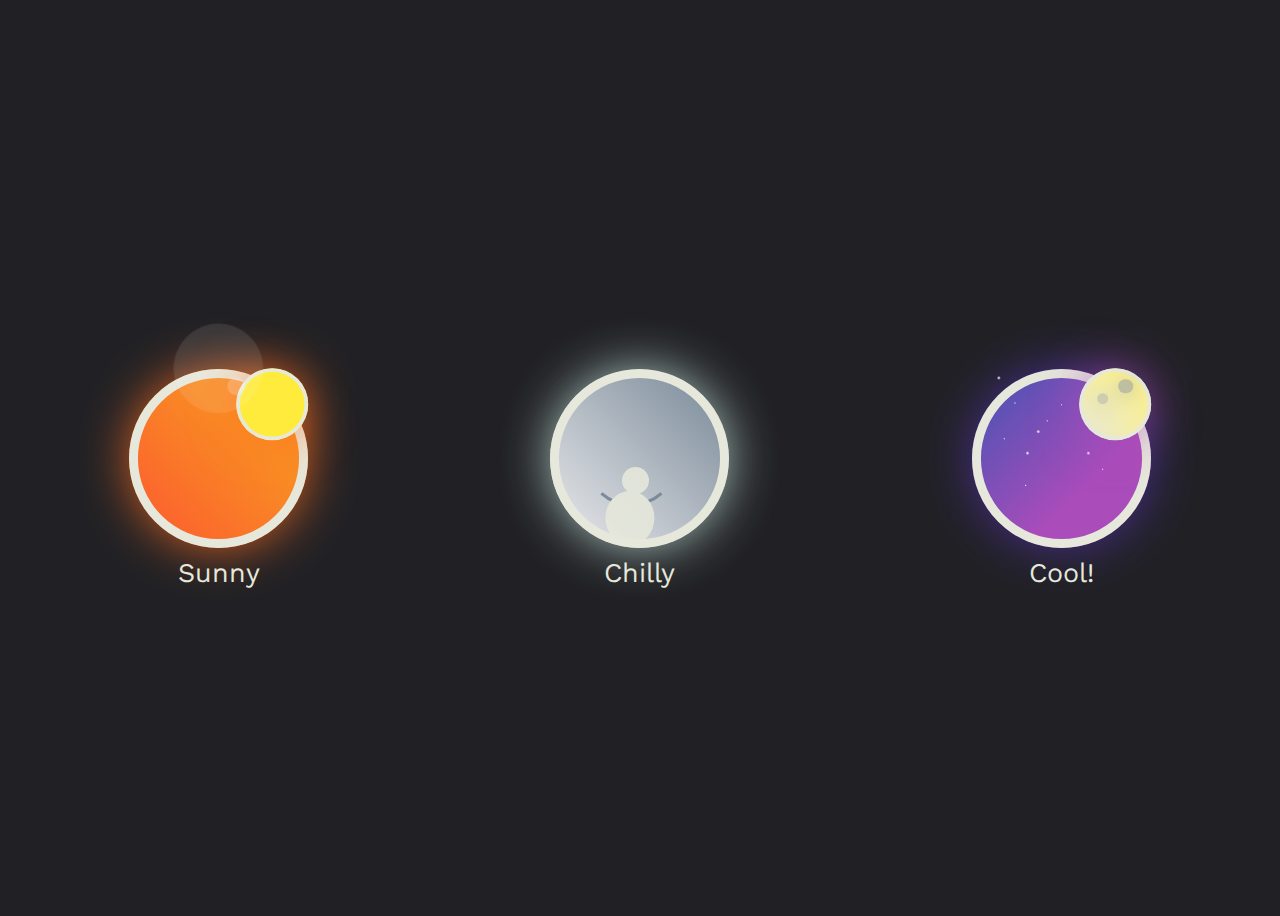
<file: index.html>
<!doctype html>
<html lang="en"> 
 <head> 
  <meta charset="UTF-8"> 
  <title>CodePen - Animated Login Form using Html &amp; CSS Only</title> 
  <link rel="stylesheet" href="./style.css"> 
  <div icon="sunny" data-label="Sunny">
    <span class="sun"></span>
  </div>
  
  
  <div icon="snowy" data-label="Chilly">
    <span class="snowman"></span>
    <ul>
    <li></li>
    <li></li>
    <li></li>
    <li></li>
    <li></li>
    <li></li>
    <li></li>
    <li></li>
    <li></li>
    <li></li>
    <li></li>
    <li></li>
    <li></li>
    </ul>
  </div>
  
  <div icon="supermoon" data-label="Cool!">
    <span class="moon"></span>
    <span class="meteor"></span>
  </div>
</file>
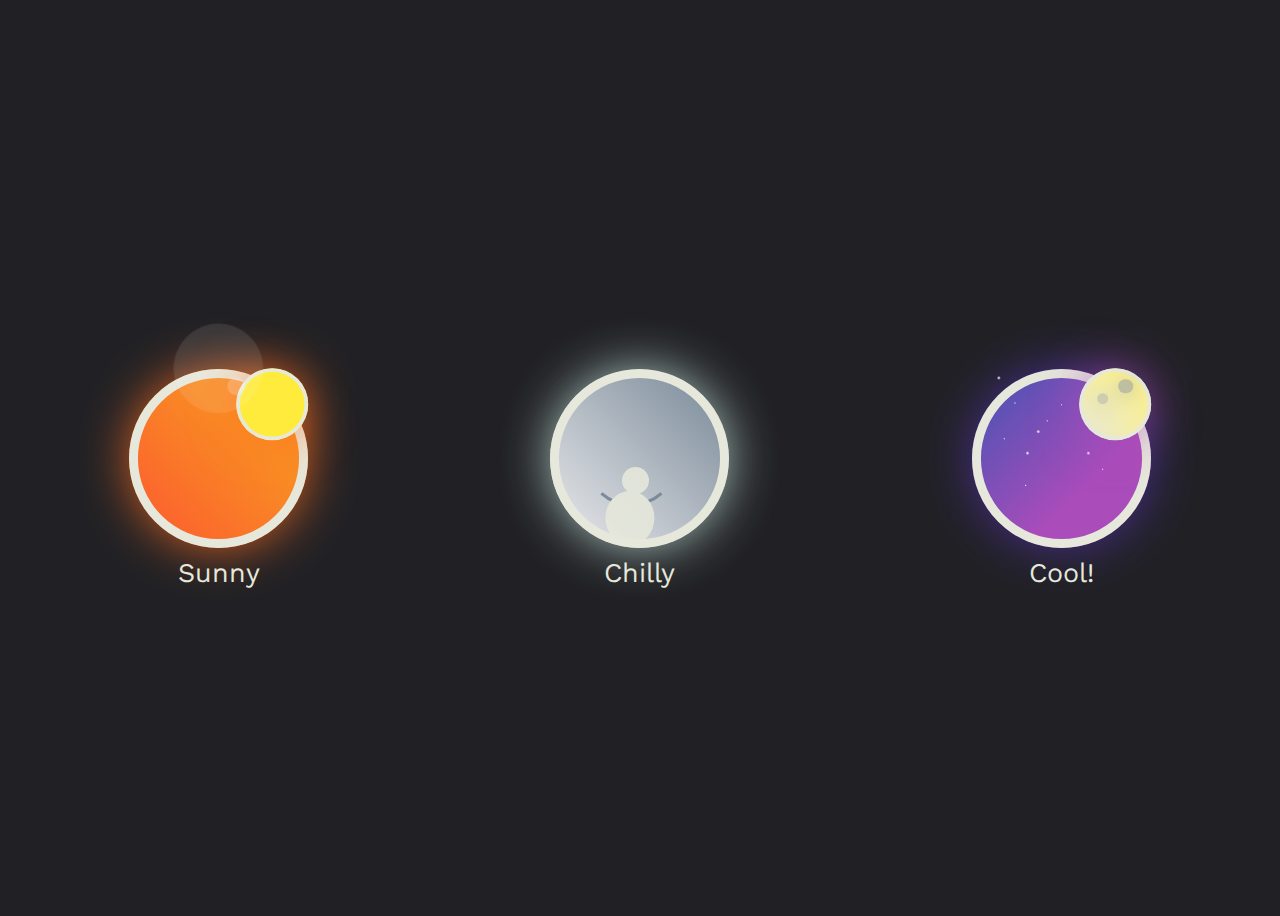
<file: html63.html>
<!doctype html>
<html lang="en"> 
 <head> 
  <meta charset="UTF-8"> 
  <title>CodePen - Animated Login Form using Html &amp; CSS Only</title> 
  <link rel="stylesheet" href="./css63.css"> 
  <div icon="sunny" data-label="Sunny">
    <span class="sun"></span>
  </div>
  
  
  <div icon="snowy" data-label="Chilly">
    <span class="snowman"></span>
    <ul>
    <li></li>
    <li></li>
    <li></li>
    <li></li>
    <li></li>
    <li></li>
    <li></li>
    <li></li>
    <li></li>
    <li></li>
    <li></li>
    <li></li>
    <li></li>
    </ul>
  </div>
  
  <div icon="supermoon" data-label="Cool!">
    <span class="moon"></span>
    <span class="meteor"></span>
  </div>
</file>
<file: style.css>
@import url('https://fonts.googleapis.com/css?family=Work+Sans:200');

:root {
  --shadow: #fd6f21;
  --ring: currentColor;
  --blend1: #fc5830;
  --blend2: #f98c24;
  --blend-from: 0%;
  --blend-to: 100%;
  --blend-dir: top right;
}

[icon] {
  flex: none;
  display: none;
  position: relative;
  font-size: calc(10em + 1vmin);
  width: 1em;
  height: 1em;
  margin: .3em;
  border-radius: 100%;
  box-shadow: 0 0 0 .05em var(--ring) inset, 0 0 .3em -.03em var(--shadow);
  background: linear-gradient( to var(--blend-dir), var(--blend1) var(--blend-from), var(--blend2) var(--blend-to));
/*   filter: saturate(0); */
}
/* [icon]:hover {
  filter: saturate(1);
} */
[icon]::after {
  content: attr(data-label);
  position: absolute;
  top: calc(100% + 1vmin);
  left: 50%;
  transform: translateX(-50%);
  font: inherit;
  font-size: .15em;
}
[icon='sunny'] {
  --shadow: #fd6f21;
  --blend1: #fc5830;
  --blend2: #f98c24;
  --blend-to: 65%;
}
[icon='cloudy'] {
  --shadow: #1378bb;
  --blend1: #1b9ce2;
  --blend2: #1378bb;
  --shadow: #c9e8de;
  --blend1: #758595;
  --blend2: #e0e2e5;
  --blend1: #1b9ce2;
  --blend-to: 65%;
  --blend-to: 90%;
}
[icon='snowy'] {
  --shadow: #c9e8de;
  --blend1: #758595;
  --blend2: #e0e2e5;
  --blend-to: 90%;
  --blend-dir: bottom left;
}
[icon='stormy'] {
  --shadow: #34c6d8;
  --blend1: #4b9cc2;
  --blend2: #9adbd9;
}
[icon='supermoon'] {
  --shadow: #5133a5;
  --blend1: #4054b2;
  --blend2: #aa4cba;
  --blend-to: 65%;
  --blend-dir: bottom right;
}

/* SUNNY */
/* --------------------- */
.sun {
  position: absolute;
  top: 20%;
  left: 80%;
  transform: translate(-50%, -50%);
  width: 40%;
  height: 40%;
  border-radius: 100%;
  background: #ffeb3b;
  box-shadow: 0 0 0 .02em var(--ring) inset, 0 0 .3em -.03em var(--shadow);
  transform-origin: .1em .1em;
}
.sun::after {
  content: '';
  position: absolute;
  top: .1em;
  left: 0;
  will-change: transform;
  transform: translate(-50%, -50%);
  width: .1em;
  height: .1em;
  border-radius: 100%;
  background: rgba(255, 255, 255, .1);
  box-shadow: 0 0 .1em 0 rgba(255, 255, 255, .3) inset, -.1em -.1em 0 .2em rgba(255, 255, 255, .1);
  animation: flare 12000ms infinite alternate linear;
}

/* CLOUDY */
/* --------------------- */
.cloud { 
  position: absolute;
  top: .1em;
  left: 65%;
  width: .37em;
  height: .13em;
  border-radius: .1em;
  background-color: #fff;
  box-shadow: 0 0 .1em .02em var(--ring) inset, 0 0 .3em -.03em var(--shadow);
  animation: move 3000ms infinite ease-in-out;
}
.cloud + .cloud {
  top: 25%;
  left: 40%;
  animation: move 3700ms infinite linear;
}
.cloud::before,
.cloud::after {
  content: '';
  position: inherit;
  border-radius: inherit;
  background-color: inherit;
  box-shadow: inherit;
  bottom: 30%;
}
.cloud::before {
  left: .05em;
  width: .2em;
  height: .2em;
}
.cloud::after {
  left: .15em;
  width: .15em;
  height: .15em;
}

/* SNOWY */
/* --------------------- */
[icon='snowy'] ul {
  position: absolute;
  list-style: none;
  top: 0%;
  left: 10%;
  right: 0%;
  height: 100%;
  margin: 0;
  padding: 0;  
}
[icon='snowy'] li::before,
[icon='snowy'] li::after {
  content: '';
  position: absolute;
  list-style: none;
  width: .015em;
  height: .01em;
  border-radius: 100%;
  background-color: var(--ring);
  will-change: transform, opacity;
  animation: snow 3700ms infinite ease-out;
  opacity: 0;
}
[icon='snowy'] li:nth-child(2n+1)::before,
[icon='snowy'] li:nth-child(13n+11)::after {
  top: -7%;
  left: 40%;
}
[icon='snowy'] li:nth-child(3n+2)::before,
[icon='snowy'] li:nth-child(11n+7)::after {
  top: 5%;
  left: 90%;
  animation-delay: 1000ms;
}
[icon='snowy'] li:nth-child(5n+3)::before,
[icon='snowy'] li:nth-child(7n+5)::after {
  top: -10%;
  left: 80%;
  animation-delay: 2000ms;
}
[icon='snowy'] li:nth-child(7n+5)::before,
[icon='snowy'] li:nth-child(5n+3)::after {
  top: 10%;
  left: 10%;
  animation-delay: 1300ms;
}
[icon='snowy'] li:nth-child(11n+7)::before,
[icon='snowy'] li:nth-child(3n+2)::after {
  top: 20%;
  left: 70%;
  animation-delay: 1500ms;
}
[icon='snowy'] li:nth-child(13n+11)::before,
[icon='snowy'] li:nth-child(2n+1)::after {
  top: 35%;
  left: 20%;
  animation-delay: 500ms;
}
.snowman {
  position: absolute;
  bottom: 30%;
  left: 40%;
  width: .15em;
  height: .15em;
  opacity: .9;
  background: var(--ring);
  border-radius: 100%;
}
.snowman::after {
  content: '';
  position: absolute;
  top: 90%;
  left: 30%;
  transform: translate(-50%, 0%);
  width: .275em;
  height: .3em;
  border-radius: inherit;
  background-color: var(--ring);
}
.snowman::before {
  content: '';
  position: absolute;
  top: 0%;
  left: 50%;
  transform: translate(-55%, -50%);
  width: .45em;
  height: .4em;
  border-radius: 60%;
  border: .02em solid transparent;
  border-bottom-color: var(--blend1);
  will-change: border-radius;
  animation: snowman 9000ms infinite ease-in;
}

/* STORMY */
/* --------------------- */
[icon='stormy']::before {
  --shadow: rgba(255, 255, 255, 0);
  content: '';
  position: absolute;
  top: 0;
  left: 0;
  right: 0;
  bottom: 0;
  margin: .05em;
  border-radius: 100%;
  opacity: .4;
  will-change: background-color;
  animation: flash 2300ms infinite linear 80ms;
}
[icon='stormy'] .cloud {
  --shadow: #c9e8de;
  --ring: #f0f2f0;
  background-color: var(--shadow);
  font-size: 1.3em;
  left: 50%;
  will-change: background-color, transform, opacity;
  animation: flash 2300ms infinite linear, move 3700ms infinite linear;
}
[icon='stormy'] ul {
  position: absolute;
  list-style: none;
  top: 0%;
  left: 70%;
  right: 0%;
  height: 100%;
  margin: 0;
  padding: 0;  
}
[icon='stormy'] li,
[icon='stormy'] li::before,
[icon='stormy'] li::after {
  position: absolute;
  width: .005em;
  height: .02em;
  border-radius: 10%;
  background-color: #eee;
  opacity: 0;
  will-change: transform, opacity;
  animation: rain 2000ms infinite linear;
  transform: rotate(25deg);
}
[icon='stormy'] li::before,
[icon='stormy'] li::after {
  content: '';
}
[icon='stormy'] li:nth-child(5n+3)::before,
[icon='stormy'] li:nth-child(11n+7)::after,
[icon='stormy'] li:nth-child(2n+1) {
  top: 10%;
  left: 68%;
  animation-delay: 500ms;
}
[icon='stormy'] li:nth-child(3n+2)::after,
[icon='stormy'] li:nth-child(7n+5)::after,
[icon='stormy'] li:nth-child(3n+2) {
  top: 5%;
  left: 45%;
  animation-delay: 1250ms;
}
[icon='stormy'] li:nth-child(2n+1)::before,
[icon='stormy'] li:nth-child(5n+3)::after,
[icon='stormy'] li:nth-child(7n+5) {
  top: 4%;
  left: 82%;
  animation-delay: 750ms;
}
[icon='stormy'] li:nth-child(11n+7)::before,
[icon='stormy'] li:nth-child(3n+2)::after,
[icon='stormy'] li:nth-child(7n+5) {
  top: 15%;
  left: 15%;
  animation-delay: 2000ms;
}
[icon='stormy'] li:nth-child(7n+5)::before,
[icon='stormy'] li:nth-child(2n+1)::after,
[icon='stormy'] li:nth-child(11n+7) {
  top: 10%;
  left: 33%;
  animation-delay: 2500ms;
}

/* SUPERMOON */
/* --------------------- */
[icon="supermoon"]::before {
  content: '';
  position: absolute;
  top: 0;
  left: 0;
  right: 0;
  bottom: 0;
  background-image: 
    radial-gradient(1px 1px at 50% 20%, #fff, rgba(0,0,0,0)),
    radial-gradient(1px 1px at 30% 65%, #fff, rgba(0,0,0,0)),
    radial-gradient(2px 2px at 15% 05%, #fff, rgba(0,0,0,0)),
    radial-gradient(2px 2px at 37% 35%, #fff, rgba(0,0,0,0)),
    radial-gradient(2px 2px at 65% 47%, #fff, rgba(0,0,0,0)),
    radial-gradient(1px 1px at 42% 29%, #fff, rgba(0,0,0,0)),
    radial-gradient(1px 1px at 73% 56%, #fff, rgba(0,0,0,0)),
    radial-gradient(1px 1px at 24% 19%, #fff, rgba(0,0,0,0)),
    radial-gradient(2px 2px at 31% 47%, #fff, rgba(0,0,0,0)),
    radial-gradient(1px 1px at 18% 39%, #fff, rgba(0,0,0,0));
  background-repeat: repeat;
  will-change: transform;
  animation: revolve 120000ms linear infinite;
}

.moon {
  position: absolute;
  top: 20%;
  left: 80%;
  transform: translate(-50%, -50%);
  width: 40%;
  height: 40%;
  border-radius: 100%;
  background: radial-gradient(circle at bottom left, var(--ring), #fef07e);
  box-shadow: 0 0 0 .02em var(--ring) inset, 0 0 .3em -.03em var(--blend2);
}
.moon::before,
.moon::after {
  content: '';
  position: absolute;
  border-radius: 100%;
  background-color: var(--blend1);
  box-shadow: .01em .01em .1em 0 var(--blend1);
}

.moon::before {
  top: 15%;
  left: 55%;
  width: 20%;
  height: 20%;
  opacity: .3;
}
.moon::after {
  bottom: 50%;
  left: 25%;
  width: 15%;
  height: 15%;
  opacity: .2;
}

.meteor {
  position: absolute;
  background-color: #fff;
  opacity: 0;
  top: 20%;
  left: 55%;
  width: 1px;
  height: 15px;
  transform: rotate(45deg);
  will-change: transform, opacity;
  animation: meteor 6250ms infinite ease-in;
}




body {
  min-height: 100vh;
  font-size: calc(.5em + 1vmin);
  display: flex;
  align-items: center;
  justify-content: space-around;
  flex-flow: row wrap;
  font-family: 'Work Sans', sans-serif;
  background: #212125;
  color: #e6e8db;
}


[icon="sunny"] {
  display: block;
}

[icon="cloudy"] {
  display: block;
}

[icon="snowy"] {
  display: block;
}

[icon="stormy"] {
  display: block;
}

[icon="supermoon"] {
  display: block;
}

@keyframes flare {
  to {transform: translate(-.3em, .3em); opacity: .4; font-size: .2em;}
}
@keyframes move {
  50% {transform: translateX(-.05em);}
}
@keyframes snow {
  50% {opacity: 1;}
  100% {transform: translate(-.1em, 15vmin);}
}
@keyframes snowman {
  50% {border-radius: 60% 60% 30% 50%;}
}
@keyframes flash {
	49% {background-color: var(--shadow);}
	51% {background-color: var(--ring);}
	53% {background-color: var(--shadow);}
	57% {background-color: var(--ring);}
	85% {background-color: var(--shadow);}
}
@keyframes rain {
  10% {opacity: .4;}
  50% {opacity: 1;}
  100% {transform: translate(-.1em, .5em);}
}
@keyframes revolve {
  to {transform: rotate(360deg);}
}
@keyframes meteor {
  5% {opacity: 1;}
  8% {transform: translate(-.6em, .6em) rotate(45deg); opacity: 0;}
}
</file>
<file: css63.css>
@import url('https://fonts.googleapis.com/css?family=Work+Sans:200');

:root {
  --shadow: #fd6f21;
  --ring: currentColor;
  --blend1: #fc5830;
  --blend2: #f98c24;
  --blend-from: 0%;
  --blend-to: 100%;
  --blend-dir: top right;
}

[icon] {
  flex: none;
  display: none;
  position: relative;
  font-size: calc(10em + 1vmin);
  width: 1em;
  height: 1em;
  margin: .3em;
  border-radius: 100%;
  box-shadow: 0 0 0 .05em var(--ring) inset, 0 0 .3em -.03em var(--shadow);
  background: linear-gradient( to var(--blend-dir), var(--blend1) var(--blend-from), var(--blend2) var(--blend-to));
/*   filter: saturate(0); */
}
/* [icon]:hover {
  filter: saturate(1);
} */
[icon]::after {
  content: attr(data-label);
  position: absolute;
  top: calc(100% + 1vmin);
  left: 50%;
  transform: translateX(-50%);
  font: inherit;
  font-size: .15em;
}
[icon='sunny'] {
  --shadow: #fd6f21;
  --blend1: #fc5830;
  --blend2: #f98c24;
  --blend-to: 65%;
}
[icon='cloudy'] {
  --shadow: #1378bb;
  --blend1: #1b9ce2;
  --blend2: #1378bb;
  --shadow: #c9e8de;
  --blend1: #758595;
  --blend2: #e0e2e5;
  --blend1: #1b9ce2;
  --blend-to: 65%;
  --blend-to: 90%;
}
[icon='snowy'] {
  --shadow: #c9e8de;
  --blend1: #758595;
  --blend2: #e0e2e5;
  --blend-to: 90%;
  --blend-dir: bottom left;
}
[icon='stormy'] {
  --shadow: #34c6d8;
  --blend1: #4b9cc2;
  --blend2: #9adbd9;
}
[icon='supermoon'] {
  --shadow: #5133a5;
  --blend1: #4054b2;
  --blend2: #aa4cba;
  --blend-to: 65%;
  --blend-dir: bottom right;
}

/* SUNNY */
/* --------------------- */
.sun {
  position: absolute;
  top: 20%;
  left: 80%;
  transform: translate(-50%, -50%);
  width: 40%;
  height: 40%;
  border-radius: 100%;
  background: #ffeb3b;
  box-shadow: 0 0 0 .02em var(--ring) inset, 0 0 .3em -.03em var(--shadow);
  transform-origin: .1em .1em;
}
.sun::after {
  content: '';
  position: absolute;
  top: .1em;
  left: 0;
  will-change: transform;
  transform: translate(-50%, -50%);
  width: .1em;
  height: .1em;
  border-radius: 100%;
  background: rgba(255, 255, 255, .1);
  box-shadow: 0 0 .1em 0 rgba(255, 255, 255, .3) inset, -.1em -.1em 0 .2em rgba(255, 255, 255, .1);
  animation: flare 12000ms infinite alternate linear;
}

/* CLOUDY */
/* --------------------- */
.cloud { 
  position: absolute;
  top: .1em;
  left: 65%;
  width: .37em;
  height: .13em;
  border-radius: .1em;
  background-color: #fff;
  box-shadow: 0 0 .1em .02em var(--ring) inset, 0 0 .3em -.03em var(--shadow);
  animation: move 3000ms infinite ease-in-out;
}
.cloud + .cloud {
  top: 25%;
  left: 40%;
  animation: move 3700ms infinite linear;
}
.cloud::before,
.cloud::after {
  content: '';
  position: inherit;
  border-radius: inherit;
  background-color: inherit;
  box-shadow: inherit;
  bottom: 30%;
}
.cloud::before {
  left: .05em;
  width: .2em;
  height: .2em;
}
.cloud::after {
  left: .15em;
  width: .15em;
  height: .15em;
}

/* SNOWY */
/* --------------------- */
[icon='snowy'] ul {
  position: absolute;
  list-style: none;
  top: 0%;
  left: 10%;
  right: 0%;
  height: 100%;
  margin: 0;
  padding: 0;  
}
[icon='snowy'] li::before,
[icon='snowy'] li::after {
  content: '';
  position: absolute;
  list-style: none;
  width: .015em;
  height: .01em;
  border-radius: 100%;
  background-color: var(--ring);
  will-change: transform, opacity;
  animation: snow 3700ms infinite ease-out;
  opacity: 0;
}
[icon='snowy'] li:nth-child(2n+1)::before,
[icon='snowy'] li:nth-child(13n+11)::after {
  top: -7%;
  left: 40%;
}
[icon='snowy'] li:nth-child(3n+2)::before,
[icon='snowy'] li:nth-child(11n+7)::after {
  top: 5%;
  left: 90%;
  animation-delay: 1000ms;
}
[icon='snowy'] li:nth-child(5n+3)::before,
[icon='snowy'] li:nth-child(7n+5)::after {
  top: -10%;
  left: 80%;
  animation-delay: 2000ms;
}
[icon='snowy'] li:nth-child(7n+5)::before,
[icon='snowy'] li:nth-child(5n+3)::after {
  top: 10%;
  left: 10%;
  animation-delay: 1300ms;
}
[icon='snowy'] li:nth-child(11n+7)::before,
[icon='snowy'] li:nth-child(3n+2)::after {
  top: 20%;
  left: 70%;
  animation-delay: 1500ms;
}
[icon='snowy'] li:nth-child(13n+11)::before,
[icon='snowy'] li:nth-child(2n+1)::after {
  top: 35%;
  left: 20%;
  animation-delay: 500ms;
}
.snowman {
  position: absolute;
  bottom: 30%;
  left: 40%;
  width: .15em;
  height: .15em;
  opacity: .9;
  background: var(--ring);
  border-radius: 100%;
}
.snowman::after {
  content: '';
  position: absolute;
  top: 90%;
  left: 30%;
  transform: translate(-50%, 0%);
  width: .275em;
  height: .3em;
  border-radius: inherit;
  background-color: var(--ring);
}
.snowman::before {
  content: '';
  position: absolute;
  top: 0%;
  left: 50%;
  transform: translate(-55%, -50%);
  width: .45em;
  height: .4em;
  border-radius: 60%;
  border: .02em solid transparent;
  border-bottom-color: var(--blend1);
  will-change: border-radius;
  animation: snowman 9000ms infinite ease-in;
}

/* STORMY */
/* --------------------- */
[icon='stormy']::before {
  --shadow: rgba(255, 255, 255, 0);
  content: '';
  position: absolute;
  top: 0;
  left: 0;
  right: 0;
  bottom: 0;
  margin: .05em;
  border-radius: 100%;
  opacity: .4;
  will-change: background-color;
  animation: flash 2300ms infinite linear 80ms;
}
[icon='stormy'] .cloud {
  --shadow: #c9e8de;
  --ring: #f0f2f0;
  background-color: var(--shadow);
  font-size: 1.3em;
  left: 50%;
  will-change: background-color, transform, opacity;
  animation: flash 2300ms infinite linear, move 3700ms infinite linear;
}
[icon='stormy'] ul {
  position: absolute;
  list-style: none;
  top: 0%;
  left: 70%;
  right: 0%;
  height: 100%;
  margin: 0;
  padding: 0;  
}
[icon='stormy'] li,
[icon='stormy'] li::before,
[icon='stormy'] li::after {
  position: absolute;
  width: .005em;
  height: .02em;
  border-radius: 10%;
  background-color: #eee;
  opacity: 0;
  will-change: transform, opacity;
  animation: rain 2000ms infinite linear;
  transform: rotate(25deg);
}
[icon='stormy'] li::before,
[icon='stormy'] li::after {
  content: '';
}
[icon='stormy'] li:nth-child(5n+3)::before,
[icon='stormy'] li:nth-child(11n+7)::after,
[icon='stormy'] li:nth-child(2n+1) {
  top: 10%;
  left: 68%;
  animation-delay: 500ms;
}
[icon='stormy'] li:nth-child(3n+2)::after,
[icon='stormy'] li:nth-child(7n+5)::after,
[icon='stormy'] li:nth-child(3n+2) {
  top: 5%;
  left: 45%;
  animation-delay: 1250ms;
}
[icon='stormy'] li:nth-child(2n+1)::before,
[icon='stormy'] li:nth-child(5n+3)::after,
[icon='stormy'] li:nth-child(7n+5) {
  top: 4%;
  left: 82%;
  animation-delay: 750ms;
}
[icon='stormy'] li:nth-child(11n+7)::before,
[icon='stormy'] li:nth-child(3n+2)::after,
[icon='stormy'] li:nth-child(7n+5) {
  top: 15%;
  left: 15%;
  animation-delay: 2000ms;
}
[icon='stormy'] li:nth-child(7n+5)::before,
[icon='stormy'] li:nth-child(2n+1)::after,
[icon='stormy'] li:nth-child(11n+7) {
  top: 10%;
  left: 33%;
  animation-delay: 2500ms;
}

/* SUPERMOON */
/* --------------------- */
[icon="supermoon"]::before {
  content: '';
  position: absolute;
  top: 0;
  left: 0;
  right: 0;
  bottom: 0;
  background-image: 
    radial-gradient(1px 1px at 50% 20%, #fff, rgba(0,0,0,0)),
    radial-gradient(1px 1px at 30% 65%, #fff, rgba(0,0,0,0)),
    radial-gradient(2px 2px at 15% 05%, #fff, rgba(0,0,0,0)),
    radial-gradient(2px 2px at 37% 35%, #fff, rgba(0,0,0,0)),
    radial-gradient(2px 2px at 65% 47%, #fff, rgba(0,0,0,0)),
    radial-gradient(1px 1px at 42% 29%, #fff, rgba(0,0,0,0)),
    radial-gradient(1px 1px at 73% 56%, #fff, rgba(0,0,0,0)),
    radial-gradient(1px 1px at 24% 19%, #fff, rgba(0,0,0,0)),
    radial-gradient(2px 2px at 31% 47%, #fff, rgba(0,0,0,0)),
    radial-gradient(1px 1px at 18% 39%, #fff, rgba(0,0,0,0));
  background-repeat: repeat;
  will-change: transform;
  animation: revolve 120000ms linear infinite;
}

.moon {
  position: absolute;
  top: 20%;
  left: 80%;
  transform: translate(-50%, -50%);
  width: 40%;
  height: 40%;
  border-radius: 100%;
  background: radial-gradient(circle at bottom left, var(--ring), #fef07e);
  box-shadow: 0 0 0 .02em var(--ring) inset, 0 0 .3em -.03em var(--blend2);
}
.moon::before,
.moon::after {
  content: '';
  position: absolute;
  border-radius: 100%;
  background-color: var(--blend1);
  box-shadow: .01em .01em .1em 0 var(--blend1);
}

.moon::before {
  top: 15%;
  left: 55%;
  width: 20%;
  height: 20%;
  opacity: .3;
}
.moon::after {
  bottom: 50%;
  left: 25%;
  width: 15%;
  height: 15%;
  opacity: .2;
}

.meteor {
  position: absolute;
  background-color: #fff;
  opacity: 0;
  top: 20%;
  left: 55%;
  width: 1px;
  height: 15px;
  transform: rotate(45deg);
  will-change: transform, opacity;
  animation: meteor 6250ms infinite ease-in;
}




body {
  min-height: 100vh;
  font-size: calc(.5em + 1vmin);
  display: flex;
  align-items: center;
  justify-content: space-around;
  flex-flow: row wrap;
  font-family: 'Work Sans', sans-serif;
  background: #212125;
  color: #e6e8db;
}


[icon="sunny"] {
  display: block;
}

[icon="cloudy"] {
  display: block;
}

[icon="snowy"] {
  display: block;
}

[icon="stormy"] {
  display: block;
}

[icon="supermoon"] {
  display: block;
}

@keyframes flare {
  to {transform: translate(-.3em, .3em); opacity: .4; font-size: .2em;}
}
@keyframes move {
  50% {transform: translateX(-.05em);}
}
@keyframes snow {
  50% {opacity: 1;}
  100% {transform: translate(-.1em, 15vmin);}
}
@keyframes snowman {
  50% {border-radius: 60% 60% 30% 50%;}
}
@keyframes flash {
	49% {background-color: var(--shadow);}
	51% {background-color: var(--ring);}
	53% {background-color: var(--shadow);}
	57% {background-color: var(--ring);}
	85% {background-color: var(--shadow);}
}
@keyframes rain {
  10% {opacity: .4;}
  50% {opacity: 1;}
  100% {transform: translate(-.1em, .5em);}
}
@keyframes revolve {
  to {transform: rotate(360deg);}
}
@keyframes meteor {
  5% {opacity: 1;}
  8% {transform: translate(-.6em, .6em) rotate(45deg); opacity: 0;}
}
</file>
